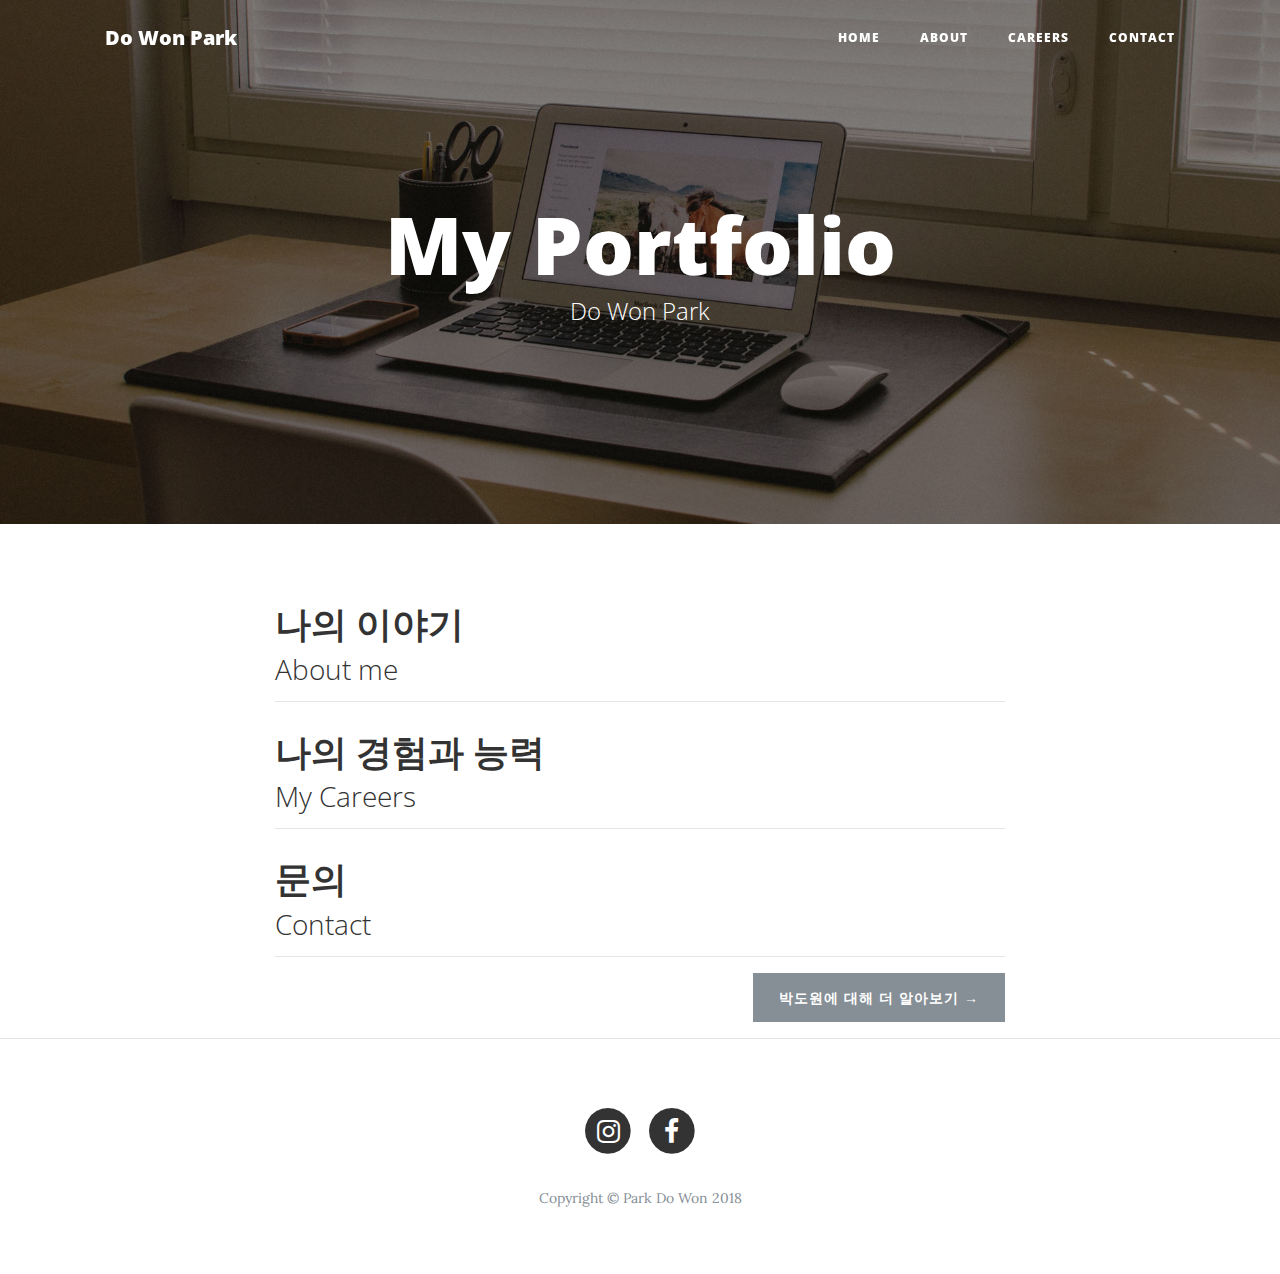
<file: 홈페이지by부트스트랩/index.html>
<!DOCTYPE html>
<html lang="en">

  <head>

    <meta charset="utf-8">
    <meta name="viewport" content="width=device-width, initial-scale=1, shrink-to-fit=no">
    <meta name="description" content="박도원의 포트폴리오">
    <meta name="author" content="박도원">

    <title>박도원의 포트폴리오</title>

    <!-- Bootstrap core CSS -->
    <link href="vendor/bootstrap/css/bootstrap.min.css" rel="stylesheet">

    <!-- Custom fonts for this template -->
    <link href="vendor/font-awesome/css/font-awesome.min.css" rel="stylesheet" type="text/css">
    <link href='https://fonts.googleapis.com/css?family=Lora:400,700,400italic,700italic' rel='stylesheet' type='text/css'>
    <link href='https://fonts.googleapis.com/css?family=Open+Sans:300italic,400italic,600italic,700italic,800italic,400,300,600,700,800' rel='stylesheet' type='text/css'>

    <!-- Custom styles for this template -->
    <link href="css/clean-blog.min.css" rel="stylesheet">

  </head>

  <body>

    <!-- Navigation -->
    <nav class="navbar navbar-expand-lg navbar-light fixed-top" id="mainNav">
      <div class="container">
        <a class="navbar-brand" href="index.html">Do Won Park</a>
        <button class="navbar-toggler navbar-toggler-right" type="button" data-toggle="collapse" data-target="#navbarResponsive" aria-controls="navbarResponsive" aria-expanded="false" aria-label="Toggle navigation">
          Menu
          <i class="fa fa-bars"></i>
        </button>
        <div class="collapse navbar-collapse" id="navbarResponsive">
          <ul class="navbar-nav ml-auto">
            <li class="nav-item">
              <a class="nav-link" href="index.html">Home</a>
            </li>
            <li class="nav-item">
              <a class="nav-link" href="about.html">About</a>
            </li>
            <li class="nav-item">
              <a class="nav-link" href="Careers.html">Careers</a>
            </li>
            <li class="nav-item">
              <a class="nav-link" href="contact.html">Contact</a>
            </li>
          </ul>
        </div>
      </div>
    </nav>

    <!-- Page Header -->
    <header class="masthead" style="background-image: url('img/home-bg.jpg')">
      <div class="container">
        <div class="row">
          <div class="col-lg-8 col-md-10 mx-auto">
            <div class="site-heading">
              <h1>My Portfolio</h1>
              <span class="subheading">Do Won Park</span>
            </div>
          </div>
        </div>
      </div>
    </header>

    <!-- Main Content -->
    <div class="container">
      <div class="row">
        <div class="col-lg-8 col-md-10 mx-auto">
          <div class="post-preview">
            <a href="about.html">
              <h2 class="post-title">
                나의 이야기
              </h2>
              <h3 class="post-subtitle">
                About me
              </h3>
            </a>
          </div>
          <hr>
          <div class="post-preview">
            <a href="Careers.html">
              <h2 class="post-title">
                나의 경험과 능력
              </h2>
              <h3 class="post-subtitle">
                My Careers
              </h3>
            </a>
          </div>
          <hr>
          <div class="post-preview">
            <a href="contact.html">
              <h2 class="post-title">
                문의
              </h2>
              <h3 class="post-subtitle">
                Contact
              </h3>
            </a>

          </div>
          <hr>
          <!-- Pager -->
          <div class="clearfix">
            <a class="btn btn-secondary float-right" href="about.html">박도원에 대해 더 알아보기 &rarr;</a>
          </div>
        </div>
      </div>
    </div>

    <hr>

    <!-- Footer -->
    <footer>
      <div class="container">
        <div class="row">
          <div class="col-lg-8 col-md-10 mx-auto">
            <ul class="list-inline text-center">
              <li class="list-inline-item">
                <a href="https://www.instagram.com/unbrea_kable/?hl=ko">
                  <span class="fa-stack fa-lg">
                    <i class="fa fa-circle fa-stack-2x"></i>
                    <i class="fa fa-instagram fa-stack-1x fa-inverse"></i>
                  </span>
                </a>
              </li>
              <li class="list-inline-item">
                <a href="https://www.facebook.com/profile.php?id=100001507545432">
                  <span class="fa-stack fa-lg">
                    <i class="fa fa-circle fa-stack-2x"></i>
                    <i class="fa fa-facebook fa-stack-1x fa-inverse"></i>
                  </span>
                </a>
              </li>

            </ul>
            <p class="copyright text-muted">Copyright &copy; Park Do Won 2018</p>
          </div>
        </div>
      </div>
    </footer>

    <!-- Bootstrap core JavaScript -->
    <script src="vendor/jquery/jquery.min.js"></script>
    <script src="vendor/popper/popper.min.js"></script>
    <script src="vendor/bootstrap/js/bootstrap.min.js"></script>

    <!-- Custom scripts for this template -->
    <script src="js/clean-blog.min.js"></script>

  </body>

</html>
</file>
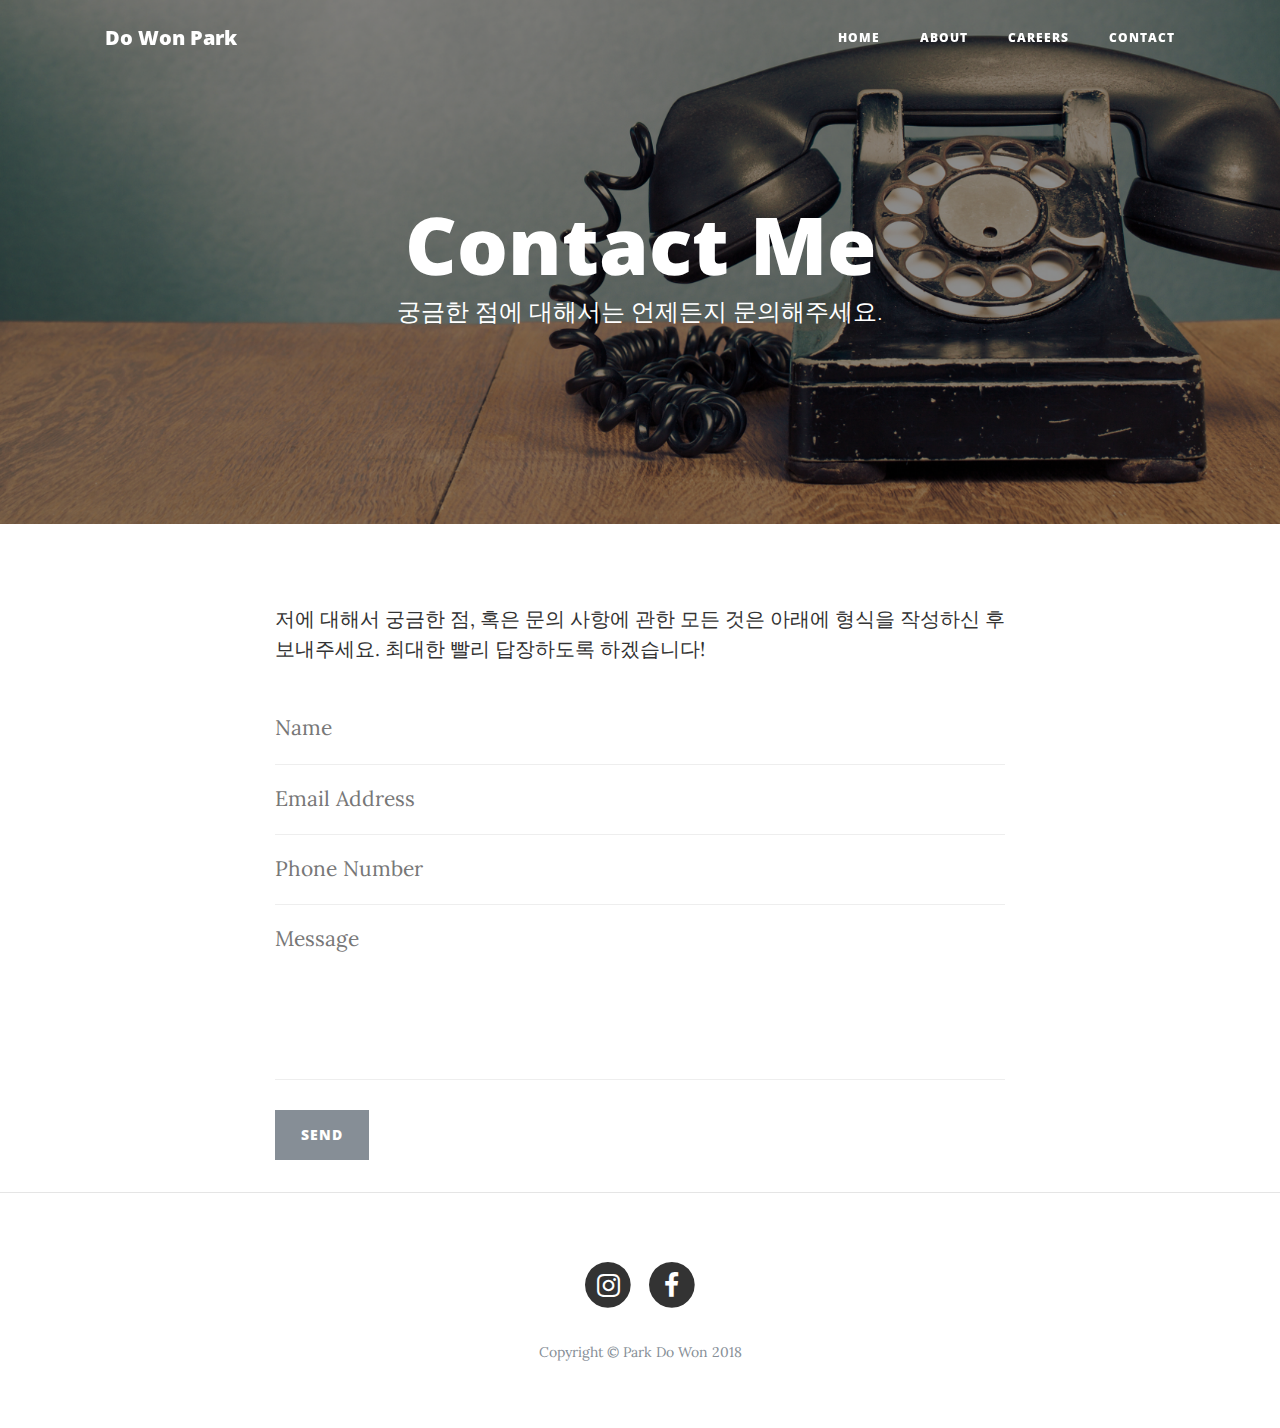
<file: 홈페이지by부트스트랩/contact.html>
<!DOCTYPE html>
<html lang="en">

  <head>

    <meta charset="utf-8">
    <meta name="viewport" content="width=device-width, initial-scale=1, shrink-to-fit=no">
    <meta name="description" content="박도원의 포트폴리오">
    <meta name="author" content="박도원">

    <title>박도원의 포트폴리오</title>

    <!-- Bootstrap core CSS -->
    <link href="vendor/bootstrap/css/bootstrap.min.css" rel="stylesheet">

    <!-- Custom fonts for this template -->
    <link href="vendor/font-awesome/css/font-awesome.min.css" rel="stylesheet" type="text/css">
    <link href='https://fonts.googleapis.com/css?family=Lora:400,700,400italic,700italic' rel='stylesheet' type='text/css'>
    <link href='https://fonts.googleapis.com/css?family=Open+Sans:300italic,400italic,600italic,700italic,800italic,400,300,600,700,800' rel='stylesheet' type='text/css'>

    <!-- Custom styles for this template -->
    <link href="css/clean-blog.min.css" rel="stylesheet">

  </head>

  <body>

    <!-- Navigation -->
    <nav class="navbar navbar-expand-lg navbar-light fixed-top" id="mainNav">
      <div class="container">
        <a class="navbar-brand" href="index.html">Do Won Park</a>
        <button class="navbar-toggler navbar-toggler-right" type="button" data-toggle="collapse" data-target="#navbarResponsive" aria-controls="navbarResponsive" aria-expanded="false" aria-label="Toggle navigation">
          Menu
          <i class="fa fa-bars"></i>
        </button>
        <div class="collapse navbar-collapse" id="navbarResponsive">
          <ul class="navbar-nav ml-auto">
            <li class="nav-item">
              <a class="nav-link" href="index.html">Home</a>
            </li>
            <li class="nav-item">
              <a class="nav-link" href="about.html">About</a>
            </li>
            <li class="nav-item">
              <a class="nav-link" href="Careers.html">Careers</a>
            </li>
            <li class="nav-item">
              <a class="nav-link" href="contact.html">Contact</a>
            </li>
          </ul>
        </div>
      </div>
    </nav>

    <!-- Page Header -->
    <header class="masthead" style="background-image: url('img/contact-bg.png')">
      <div class="container">
        <div class="row">
          <div class="col-lg-8 col-md-10 mx-auto">
            <div class="page-heading">
              <h1>Contact Me</h1>
              <span class="subheading">궁금한 점에 대해서는 언제든지 문의해주세요.</span>
            </div>
          </div>
        </div>
      </div>
    </header>

    <!-- Main Content -->
    <div class="container">
      <div class="row">
        <div class="col-lg-8 col-md-10 mx-auto">
          <p>저에 대해서 궁금한 점, 혹은 문의 사항에 관한 모든 것은 아래에 형식을 작성하신 후 보내주세요. 최대한 빨리 답장하도록 하겠습니다!</p>
          <!-- Contact Form - Enter your email address on line 19 of the mail/contact_me.php file to make this form work. -->
          <!-- WARNING: Some web hosts do not allow emails to be sent through forms to common mail hosts like Gmail or Yahoo. It's recommended that you use a private domain email address! -->
          <!-- NOTE: To use the contact form, your site must be on a live web host with PHP! The form will not work locally! -->
          <form name="sentMessage" id="contactForm" novalidate>
            <div class="control-group">
              <div class="form-group floating-label-form-group controls">
                <label>Name</label>
                <input type="text" class="form-control" placeholder="Name" id="name" required data-validation-required-message="Please enter your name.">
                <p class="help-block text-danger"></p>
              </div>
            </div>
            <div class="control-group">
              <div class="form-group floating-label-form-group controls">
                <label>Email Address</label>
                <input type="email" class="form-control" placeholder="Email Address" id="email" required data-validation-required-message="Please enter your email address.">
                <p class="help-block text-danger"></p>
              </div>
            </div>
            <div class="control-group">
              <div class="form-group col-xs-12 floating-label-form-group controls">
                <label>Phone Number</label>
                <input type="tel" class="form-control" placeholder="Phone Number" id="phone" required data-validation-required-message="Please enter your phone number.">
                <p class="help-block text-danger"></p>
              </div>
            </div>
            <div class="control-group">
              <div class="form-group floating-label-form-group controls">
                <label>Message</label>
                <textarea rows="5" class="form-control" placeholder="Message" id="message" required data-validation-required-message="Please enter a message."></textarea>
                <p class="help-block text-danger"></p>
              </div>
            </div>
            <br>
            <div id="success"></div>
            <div class="form-group">
              <button type="submit" class="btn btn-secondary" id="sendMessageButton">Send</button>
            </div>
          </form>
        </div>
      </div>
    </div>

    <hr>

    <!-- Footer -->
    <footer>
      <div class="container">
        <div class="row">
          <div class="col-lg-8 col-md-10 mx-auto">
            <ul class="list-inline text-center">
              <li class="list-inline-item">
                <a href="https://www.instagram.com/unbrea_kable/?hl=ko">
                  <span class="fa-stack fa-lg">
                    <i class="fa fa-circle fa-stack-2x"></i>
                    <i class="fa fa-instagram fa-stack-1x fa-inverse"></i>
                  </span>
                </a>
              </li>
              <li class="list-inline-item">
                <a href="https://www.facebook.com/profile.php?id=100001507545432">
                  <span class="fa-stack fa-lg">
                    <i class="fa fa-circle fa-stack-2x"></i>
                    <i class="fa fa-facebook fa-stack-1x fa-inverse"></i>
                  </span>
                </a>
              </li>
            </ul>
            <p class="copyright text-muted">Copyright &copy; Park Do Won 2018</p>
          </div>
        </div>
      </div>
    </footer>

    <!-- Bootstrap core JavaScript -->
    <script src="vendor/jquery/jquery.min.js"></script>
    <script src="vendor/popper/popper.min.js"></script>
    <script src="vendor/bootstrap/js/bootstrap.min.js"></script>

    <!-- Contact Form JavaScript -->
    <script src="js/jqBootstrapValidation.js"></script>
    <script src="js/contact_me.js"></script>
   
    <!-- Custom scripts for this template -->
    <script src="js/clean-blog.min.js"></script>

  </body>

</html>
</file>
<file: 홈페이지by부트스트랩/css/clean-blog.min.css>
/*!
 * Start Bootstrap - Clean Blog v4.0.0-beta (https://startbootstrap.com/template-overviews/clean-blog)
 * Copyright 2013-2017 Start Bootstrap
 * Licensed under MIT (https://github.com/BlackrockDigital/startbootstrap-clean-blog/blob/master/LICENSE)
 */body{font-size:20px;color:#333;font-family:Lora,'Times New Roman',serif}p{line-height:1.5;margin:30px 0}p a{text-decoration:underline}h1,h2,h3,h4,h5,h6{font-weight:800;font-family:'Open Sans','Helvetica Neue',Helvetica,Arial,sans-serif}a{color:#333;-webkit-transition:all .2s;-moz-transition:all .2s;transition:all .2s}a:focus,a:hover{color:#0085a1}a img:focus,a img:hover{cursor:zoom-in}blockquote{font-style:italic;color:#777}.section-heading{font-size:36px;font-weight:700;margin-top:60px}.caption{font-size:14px;font-style:italic;display:block;margin:0;padding:10px;text-align:center;border-bottom-right-radius:5px;border-bottom-left-radius:5px}::-moz-selection{color:#fff;background:#0085a1;text-shadow:none}::selection{color:#fff;background:#0085a1;text-shadow:none}img::selection{color:#fff;background:0 0}img::-moz-selection{color:#fff;background:0 0}body{-webkit-tap-highlight-color:#0085a1}#mainNav{position:absolute;border-bottom:1px solid #eee;background-color:#fff;font-family:'Open Sans','Helvetica Neue',Helvetica,Arial,sans-serif}#mainNav .navbar-brand{font-weight:800;color:#777}#mainNav .navbar-toggler{font-size:12px;font-weight:800;padding:13px;text-transform:uppercase;color:#777}#mainNav .navbar-nav>li.nav-item>a{font-size:12px;font-weight:800;letter-spacing:1px;text-transform:uppercase}@media only screen and (min-width:992px){#mainNav{border-bottom:1px solid transparent;background:0 0}#mainNav .navbar-brand{padding:15px 20px;color:#fff}#mainNav .navbar-brand:focus,#mainNav .navbar-brand:hover{color:rgba(255,255,255,.8)}#mainNav .navbar-nav>li.nav-item>a{padding:15px 20px;color:#fff}#mainNav .navbar-nav>li.nav-item>a:focus,#mainNav .navbar-nav>li.nav-item>a:hover{color:rgba(255,255,255,.8)}}@media only screen and (min-width:1170px){#mainNav{-webkit-transition:background-color .2s;-moz-transition:background-color .2s;transition:background-color .2s;-webkit-transform:translate3d(0,0,0);-moz-transform:translate3d(0,0,0);-ms-transform:translate3d(0,0,0);-o-transform:translate3d(0,0,0);transform:translate3d(0,0,0);-webkit-backface-visibility:hidden}#mainNav.is-fixed{position:fixed;top:-77px;-webkit-transition:-webkit-transform .2s;-moz-transition:-moz-transform .2s;transition:transform .2s;border-bottom:1px solid #fff;background-color:rgba(255,255,255,.9)}#mainNav.is-fixed .navbar-brand{color:#333}#mainNav.is-fixed .navbar-brand:focus,#mainNav.is-fixed .navbar-brand:hover{color:#0085a1}#mainNav.is-fixed .navbar-nav>li.nav-item>a{color:#333}#mainNav.is-fixed .navbar-nav>li.nav-item>a:focus,#mainNav.is-fixed .navbar-nav>li.nav-item>a:hover{color:#0085a1}#mainNav.is-visible{-webkit-transform:translate3d(0,100%,0);-moz-transform:translate3d(0,100%,0);-ms-transform:translate3d(0,100%,0);-o-transform:translate3d(0,100%,0);transform:translate3d(0,100%,0)}}header.masthead{margin-bottom:50px;background:no-repeat center center;background-color:#777;background-attachment:scroll;-webkit-background-size:cover;-moz-background-size:cover;-o-background-size:cover;background-size:cover}header.masthead .page-heading,header.masthead .post-heading,header.masthead .site-heading{padding:200px 0 150px;color:#fff}@media only screen and (min-width:768px){header.masthead .page-heading,header.masthead .post-heading,header.masthead .site-heading{padding:200px 0}}header.masthead .page-heading,header.masthead .site-heading{text-align:center}header.masthead .page-heading h1,header.masthead .site-heading h1{font-size:50px;margin-top:0}header.masthead .page-heading .subheading,header.masthead .site-heading .subheading{font-size:24px;font-weight:300;line-height:1.1;display:block;margin:10px 0 0;font-family:'Open Sans','Helvetica Neue',Helvetica,Arial,sans-serif}@media only screen and (min-width:768px){header.masthead .page-heading h1,header.masthead .site-heading h1{font-size:80px}}header.masthead .post-heading h1{font-size:35px}header.masthead .post-heading .meta,header.masthead .post-heading .subheading{line-height:1.1;display:block}header.masthead .post-heading .subheading{font-size:24px;font-weight:600;margin:10px 0 30px;font-family:'Open Sans','Helvetica Neue',Helvetica,Arial,sans-serif}header.masthead .post-heading .meta{font-size:20px;font-weight:300;font-style:italic;font-family:Lora,'Times New Roman',serif}header.masthead .post-heading .meta a{color:#fff}@media only screen and (min-width:768px){header.masthead .post-heading h1{font-size:55px}header.masthead .post-heading .subheading{font-size:30px}}.post-preview>a{color:#333}.post-preview>a:focus,.post-preview>a:hover{text-decoration:none;color:#0085a1}.post-preview>a>.post-title{font-size:30px;margin-top:30px;margin-bottom:10px}.post-preview>a>.post-subtitle{font-weight:300;margin:0 0 10px}.post-preview>.post-meta{font-size:18px;font-style:italic;margin-top:0;color:#777}.post-preview>.post-meta>a{text-decoration:none;color:#333}.post-preview>.post-meta>a:focus,.post-preview>.post-meta>a:hover{text-decoration:underline;color:#0085a1}@media only screen and (min-width:768px){.post-preview>a>.post-title{font-size:36px}}.floating-label-form-group{font-size:14px;position:relative;margin-bottom:0;padding-bottom:.5em;border-bottom:1px solid #eee}.floating-label-form-group input,.floating-label-form-group textarea{font-size:1.5em;position:relative;z-index:1;padding:0;resize:none;border:none;border-radius:0;background:0 0;box-shadow:none!important;font-family:Lora,'Times New Roman',serif}.floating-label-form-group input::-webkit-input-placeholder,.floating-label-form-group textarea::-webkit-input-placeholder{color:#777;font-family:Lora,'Times New Roman',serif}.floating-label-form-group label{font-size:.85em;line-height:1.764705882em;position:relative;z-index:0;top:2em;display:block;margin:0;-webkit-transition:top .3s ease,opacity .3s ease;-moz-transition:top .3s ease,opacity .3s ease;-ms-transition:top .3s ease,opacity .3s ease;transition:top .3s ease,opacity .3s ease;vertical-align:middle;vertical-align:baseline;opacity:0}.floating-label-form-group .help-block{margin:15px 0}.floating-label-form-group-with-value label{top:0;opacity:1}.floating-label-form-group-with-focus label{color:#0085a1}form .form-group:first-child .floating-label-form-group{border-top:1px solid #eee}footer{padding:50px 0 65px}footer .list-inline{margin:0;padding:0}footer .copyright{font-size:14px;margin-bottom:0;text-align:center}.btn{font-size:14px;font-weight:800;padding:15px 25px;letter-spacing:1px;text-transform:uppercase;border-radius:0;font-family:'Open Sans','Helvetica Neue',Helvetica,Arial,sans-serif}.btn-primary{color:#fff;border-color:#0085a1;background-color:#0085a1}.btn-primary.focus,.btn-primary:focus{color:#fff;border-color:#001c22;background-color:#005b6e}.btn-primary:hover{color:#fff;border-color:#005264;background-color:#005b6e}.btn-primary.active,.btn-primary:active,.open>.btn-primary.dropdown-toggle{color:#fff;border-color:#005264;background-color:#005b6e}.btn-primary.active.focus,.btn-primary.active:focus,.btn-primary.active:hover,.btn-primary:active.focus,.btn-primary:active:focus,.btn-primary:active:hover,.open>.btn-primary.dropdown-toggle.focus,.open>.btn-primary.dropdown-toggle:focus,.open>.btn-primary.dropdown-toggle:hover{color:#fff;border-color:#001c22;background-color:#003d4a}.btn-primary.active,.btn-primary:active,.open>.btn-primary.dropdown-toggle{background-image:none}.btn-primary.disabled.focus,.btn-primary.disabled:focus,.btn-primary.disabled:hover,.btn-primary[disabled].focus,.btn-primary[disabled]:focus,.btn-primary[disabled]:hover,fieldset[disabled] .btn-primary.focus,fieldset[disabled] .btn-primary:focus,fieldset[disabled] .btn-primary:hover{border-color:#0085a1;background-color:#0085a1}.btn-primary .badge{color:#0085a1;background-color:#fff}.btn-lg{font-size:16px;padding:25px 35px}.btn-default:focus,.btn-default:hover{color:#fff;border:1px solid #0085a1;background-color:#0085a1}
</file>
